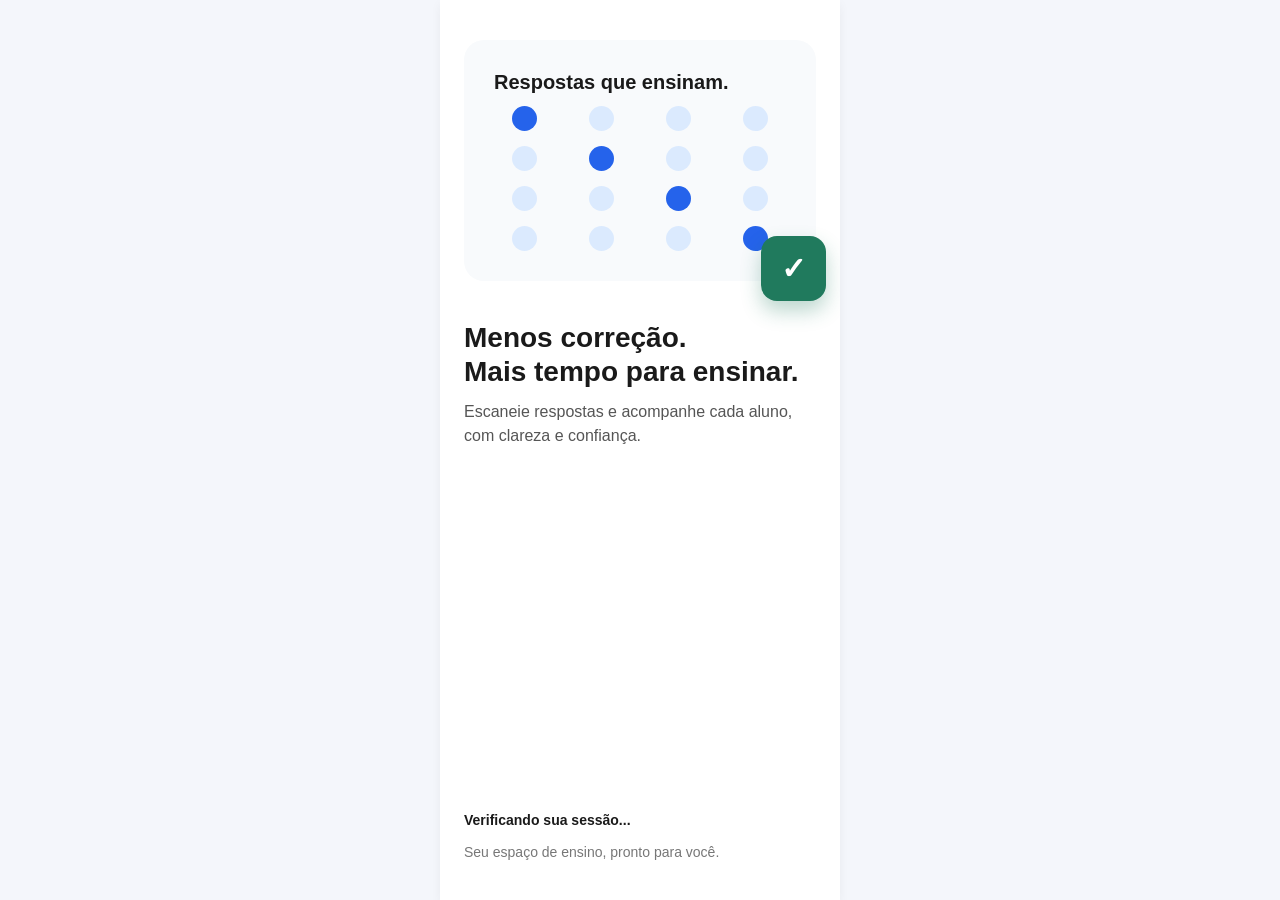
<file: index.html>
<!DOCTYPE html>
<html lang="pt-br">
<head>
    <meta charset="UTF-8">
    <meta name="viewport" content="width=device-width, initial-scale=1.0">
    <title>Gabarita - Splash</title>
    <link rel="stylesheet" href="style.css">
</head>
<body>
    <section class="tela">
        
        <!-- Bloco da Ilustração construído  em CSS -->
        <div class="splash-fundo">
            <h2 class="titulo" style="font-size: 20px;">Respostas que ensinam.</h2>
            
            <div class="splash-grade">
                <!-- Linha 1 -->
                <div class="bolinha azul-forte"></div> <div class="bolinha"></div> <div class="bolinha"></div> <div class="bolinha"></div>
                <!-- Linha 2 -->
                <div class="bolinha"></div> <div class="bolinha azul-forte"></div> <div class="bolinha"></div> <div class="bolinha"></div>
                <!-- Linha 3 -->
                <div class="bolinha"></div> <div class="bolinha"></div> <div class="bolinha azul-forte"></div> <div class="bolinha"></div>
                <!-- Linha 4 -->
                <div class="bolinha"></div> <div class="bolinha"></div> <div class="bolinha"></div> <div class="bolinha azul-forte"></div>
            </div>

            <!-- Botão Verde Flutuante -->
            <a href="login.html" class="btn-check-verde">✓</a>
        </div>

        <h1 class="titulo">Menos correção.<br>Mais tempo para ensinar.</h1>
        <p class="descricao">Escaneie respostas e acompanhe cada aluno, com clareza e confiança.</p>
        
        <div class="links-rodape">
            <p style="font-size: 14px; font-weight: bold; color: #1a1a1a;">Verificando sua sessão...</p>
            <p style="font-size: 14px; color: #777;">Seu espaço de ensino, pronto para você.</p>
        </div>

    </section>
</body>
</html>
</file>
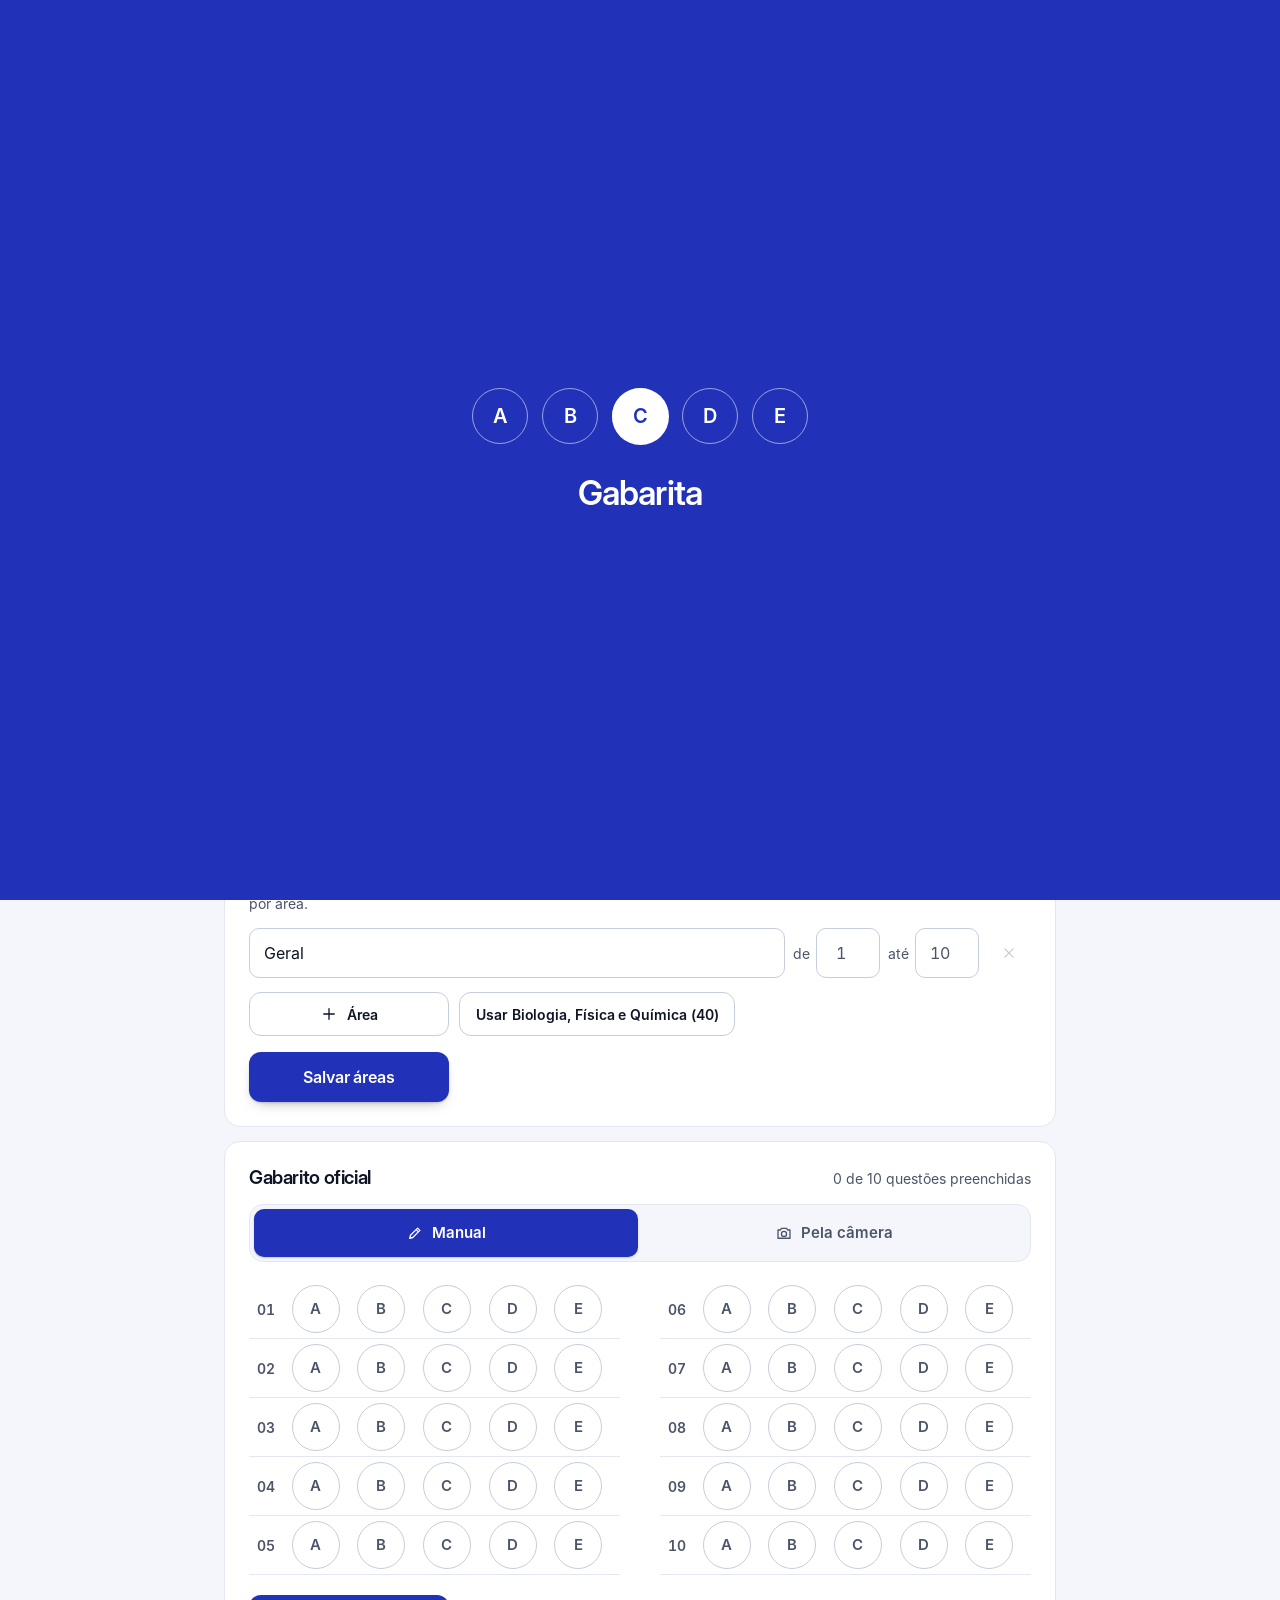
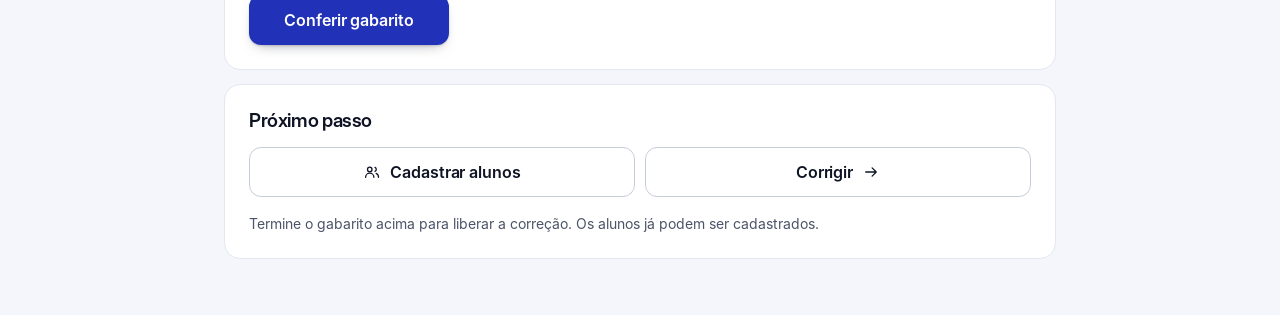
<file: gabarita-v5/index.html>
<!DOCTYPE html>
<html lang="pt-br">
<head>
    <meta charset="UTF-8">
    <meta name="viewport" content="width=device-width, initial-scale=1.0, viewport-fit=cover">
    <meta name="theme-color" content="#2232b8">
    <meta name="color-scheme" content="light">
    <title>Gabarita</title>
    <link rel="stylesheet" href="style.css">
</head>
<body>

    <!-- Ícones (traço único, herdam a cor do texto) -->
    <svg width="0" height="0" style="position:absolute" aria-hidden="true" focusable="false">
        <symbol id="i-camera" viewBox="0 0 24 24"><path d="M4 8h3l1.6-2.2h6.8L17 8h3v11H4z"/><circle cx="12" cy="13.2" r="3.4"/></symbol>
        <symbol id="i-users" viewBox="0 0 24 24"><circle cx="9" cy="8.5" r="3"/><path d="M3.5 19c0-3 2.5-5.5 5.5-5.5s5.5 2.5 5.5 5.5"/><path d="M16 5.8a3 3 0 0 1 0 5.4M17.5 13.8c2 .7 3.2 2.6 3.2 5.2"/></symbol>
        <symbol id="i-check" viewBox="0 0 24 24"><path d="M5 12.5l4.5 4.5L19 7.5"/></symbol>
        <symbol id="i-download" viewBox="0 0 24 24"><path d="M12 4v11M7.5 10.5L12 15l4.5-4.5M5 19.5h14"/></symbol>
        <symbol id="i-upload" viewBox="0 0 24 24"><path d="M12 15V4M7.5 8.5L12 4l4.5 4.5M5 19.5h14"/></symbol>
        <symbol id="i-archive" viewBox="0 0 24 24"><path d="M4 7h16v4H4zM5.5 11v8h13v-8M10 14.5h4"/></symbol>
        <symbol id="i-close" viewBox="0 0 24 24"><path d="M6.5 6.5l11 11M17.5 6.5l-11 11"/></symbol>
        <symbol id="i-edit" viewBox="0 0 24 24"><path d="M4.5 19.5l.9-3.9L16 5l3 3L8.4 18.6zM14 7l3 3"/></symbol>
        <symbol id="i-plus" viewBox="0 0 24 24"><path d="M12 5v14M5 12h14"/></symbol>
        <symbol id="i-search" viewBox="0 0 24 24"><circle cx="11" cy="11" r="6"/><path d="M15.5 15.5L20 20"/></symbol>
        <symbol id="i-chevron" viewBox="0 0 24 24"><path d="M9.5 6l6 6-6 6"/></symbol>
        <symbol id="i-sheet" viewBox="0 0 24 24"><path d="M6 4h8l4 4v12H6zM14 4v4h4M9 12.5h6M9 16h6"/></symbol>
        <symbol id="i-arrow" viewBox="0 0 24 24"><path d="M5 12h14M13.5 6.5L19 12l-5.5 5.5"/></symbol>
        <symbol id="i-pencil" viewBox="0 0 24 24"><path d="M5 19l1-4 9.5-9.5 3 3L9 18zM13.5 7.5l3 3"/></symbol>
    </svg>

    <div id="splash" role="status" aria-label="Carregando o Gabarita">
        <div class="splash-miolo">
            <div class="splash-bolhas" aria-hidden="true">
                <span>A</span><span>B</span><span class="marcada">C</span><span>D</span><span>E</span>
            </div>
            <p class="splash-nome">Gabarita</p>
        </div>
    </div>

    <div class="app-container">
        <header class="cabecalho">
            <div class="cabecalho-topo">
                <span class="logo">
                    <svg class="logo-marca" viewBox="0 0 24 24" aria-hidden="true"><circle cx="12" cy="12" r="9"/><circle class="miolo" cx="12" cy="12" r="4.6"/></svg>
                    Gabarita
                </span>
                <span id="badge-status-mestre" class="badge pendente">Gabarito pendente</span>
            </div>
            <h1 id="titulo-exame-header" class="contexto-header" aria-label="Seleção atual"></h1>
        </header>

        <nav class="abas-nav" role="tablist" aria-label="Etapas da correção">
            <button type="button" class="aba-btn ativa" role="tab" id="aba-mestre" aria-selected="true" aria-controls="secao-mestre" data-alvo="secao-mestre">Configurar</button>
            <button type="button" class="aba-btn" role="tab" id="aba-turma" aria-selected="false" aria-controls="secao-turma" data-alvo="secao-turma">Turma <span id="contador-alunos" class="contador">0</span></button>
            <button type="button" class="aba-btn" role="tab" id="aba-corrigir" aria-selected="false" aria-controls="secao-corrigir" data-alvo="secao-corrigir">Corrigir</button>
            <button type="button" class="aba-btn" role="tab" id="aba-resultados" aria-selected="false" aria-controls="secao-resultados" data-alvo="secao-resultados">Resultados</button>
        </nav>

        <!-- CONFIGURAR -->
        <main id="secao-mestre" class="secao ativa" role="tabpanel" aria-labelledby="aba-mestre">
            <section class="bloco">
                <h2>Turma</h2>
                <div class="grupo-input">
                    <label for="select-turma">Nome da turma</label>
                    <select id="select-turma"></select>
                </div>
                <div class="linha-botoes">
                    <button type="button" id="btn-nova-turma" class="btn-secundario btn-compacto"><svg class="ico"><use href="#i-plus"/></svg>Nova turma</button>
                    <button type="button" id="btn-renomear-turma" class="btn-secundario btn-compacto">Renomear</button>
                    <button type="button" id="btn-excluir-turma" class="btn-link btn-link-perigo">Excluir</button>
                </div>
            </section>

            <section class="bloco">
                <h2>Avaliação</h2>
                <div class="grupo-input">
                    <label for="select-avaliacao">Avaliação desta turma</label>
                    <select id="select-avaliacao"></select>
                </div>
                <div class="linha-botoes">
                    <button type="button" id="btn-nova-avaliacao" class="btn-secundario btn-compacto"><svg class="ico"><use href="#i-plus"/></svg>Nova avaliação</button>
                    <button type="button" id="btn-excluir-avaliacao" class="btn-link btn-link-perigo">Excluir esta avaliação</button>
                </div>

                <div class="linha-config espaco-topo">
                    <div class="grupo-input flex-maior">
                        <label for="input-titulo-prova">Nome</label>
                        <input type="text" id="input-titulo-prova" maxlength="50">
                    </div>
                    <div class="grupo-input flex-menor">
                        <label for="input-qtd-questoes">Questões</label>
                        <input type="number" id="input-qtd-questoes" min="1" max="60" value="10" inputmode="numeric">
                    </div>
                </div>
                <div class="barra-info-peso">
                    <span id="info-regra-contagem"></span>
                    <button type="button" id="btn-aplicar-qtd" class="btn-pequeno">Aplicar</button>
                </div>
            </section>

            <section class="bloco">
                <h2>Áreas</h2>
                <p class="texto-suave">Se a avaliação reúne várias matérias, divida as questões por área. O resultado de cada aluno e da turma é calculado por área.</p>
                <div id="lista-areas" class="lista-areas"></div>
                <p id="erro-areas" class="mensagem-erro oculto" role="alert"></p>
                <div class="linha-botoes">
                    <button type="button" id="btn-add-area" class="btn-secundario btn-compacto"><svg class="ico"><use href="#i-plus"/></svg>Área</button>
                    <button type="button" id="btn-modelo-goias" class="btn-secundario btn-compacto">Usar Biologia, Física e Química (40)</button>
                </div>
                <button type="button" id="btn-salvar-areas" class="btn-primario espaco-topo">Salvar áreas</button>
            </section>

            <section class="bloco">
                <div class="topo-bloco">
                    <h2>Gabarito oficial</h2>
                    <span id="progresso-preenchimento" class="texto-suave">0 de 10 questões preenchidas</span>
                </div>

                <div class="segmentado" role="group" aria-label="Como cadastrar o gabarito">
                    <button type="button" id="btn-modo-manual" class="btn-modo ativo" aria-pressed="true"><svg class="ico"><use href="#i-pencil"/></svg>Manual</button>
                    <button type="button" id="btn-modo-camera" class="btn-modo" aria-pressed="false"><svg class="ico"><use href="#i-camera"/></svg>Pela câmera</button>
                </div>

                <div id="gab-manual">
                    <div id="grade-mestre" class="grade-questoes"></div>
                    <button type="button" id="btn-salvar-mestre" class="btn-primario">Conferir gabarito</button>
                </div>

                <div id="gab-camera" class="oculto">
                    <p id="dica-gab-camera" class="texto-suave">Fotografe o cartão-resposta mestre (o preenchido com o gabarito oficial), de cima, com as duas tabelas visíveis e boa luz. Você confere tudo antes de salvar.</p>
                    <label for="input-foto-gabarito" id="btn-foto-gabarito" class="btn-primario btn-rotulo" tabindex="0" role="button"><svg class="ico"><use href="#i-camera"/></svg>Fotografar cartão mestre</label>
                    <input type="file" id="input-foto-gabarito" accept="image/*" capture="environment" class="oculto-visual">
                    <p id="aviso-gab-camera" class="aviso-leitura oculto" role="status"></p>

                    <div id="painel-gab-camera" class="oculto">
                        <p id="resumo-gab-camera" class="aviso-revisar" role="status"></p>
                        <p class="instrucao-ajuste">Toque na letra certa de cada questão. Questões em branco, com dupla marcação ou duvidosas aparecem em destaque.</p>
                        <details id="detalhe-gab" class="detalhe">
                            <summary>Ver a leitura sobre a foto</summary>
                            <p class="texto-suave">Verde: lida com segurança. Laranja: tinta parcial, confira. Vermelho: em branco ou dupla marcação.</p>
                            <div class="par-canvas">
                                <canvas id="canvas-gab-0"></canvas>
                                <canvas id="canvas-gab-1"></canvas>
                            </div>
                        </details>
                        <div id="grade-gab-camera" class="grade-questoes"></div>
                        <button type="button" id="btn-confirmar-gabarito" class="btn-sucesso"><svg class="ico"><use href="#i-check"/></svg>Confirmar e salvar gabarito</button>
                        <button type="button" id="btn-descartar-gabarito" class="btn-secundario espaco-topo">Descartar esta leitura</button>
                    </div>
                </div>
            </section>

            <section class="bloco proximo">
                <h2>Próximo passo</h2>
                <div class="linha-botoes">
                    <button type="button" id="btn-ir-turma" class="btn-secundario"><svg class="ico"><use href="#i-users"/></svg>Cadastrar alunos</button>
                    <button type="button" id="btn-ir-corrigir" class="btn-primario">Corrigir<svg class="ico"><use href="#i-arrow"/></svg></button>
                </div>
                <p id="info-proximo" class="texto-suave espaco-topo"></p>
            </section>
        </main>

        <!-- TURMA (alunos) -->
        <section id="secao-turma" class="secao" role="tabpanel" aria-labelledby="aba-turma">
            <section class="bloco">
                <div class="topo-bloco"><h2>Alunos da turma</h2></div>
                <div class="grupo-input">
                    <label for="textarea-alunos">Adicionar alunos, um por linha. Use "nº - nome" para definir o número de chamada.</label>
                    <textarea id="textarea-alunos" rows="3" placeholder="01 - Ana Souza&#10;02 - Bruno Lima"></textarea>
                </div>
                <button type="button" id="btn-add-alunos" class="btn-secundario espaco-topo"><svg class="ico"><use href="#i-plus"/></svg>Adicionar à turma</button>
                <ul id="lista-alunos-salvos" class="lista-notas espaco-topo"></ul>
            </section>
            <button type="button" id="btn-turma-corrigir" class="btn-primario">Corrigir<svg class="ico"><use href="#i-arrow"/></svg></button>
        </section>

        <!-- CORRIGIR -->
        <section id="secao-corrigir" class="secao" role="tabpanel" aria-labelledby="aba-corrigir">
            <section class="bloco bloco-corrigir">
                <div class="topo-bloco">
                    <h2>Aluno</h2>
                    <span id="progresso-correcao" class="texto-suave"></span>
                </div>

                <div class="campo-busca">
                    <svg class="ico"><use href="#i-search"/></svg>
                    <input type="text" id="input-busca-aluno" placeholder="Nome ou nº de chamada" aria-label="Aluno: nome ou número de chamada" maxlength="60" autocomplete="off" inputmode="search">
                </div>
                <ul id="lista-busca-aluno" class="lista-busca oculto"></ul>
                <div id="aluno-selecionado-info" class="aluno-ativo" role="status"></div>

                <label for="input-foto" id="btn-foto" class="btn-primario btn-grande btn-rotulo" tabindex="0" role="button"><svg class="ico"><use href="#i-camera"/></svg>Fotografar cartão</label>
                <input type="file" id="input-foto" accept="image/*" capture="environment" class="oculto-visual">
                <p id="dica-foto" class="texto-suave dica">Fotografe o cartão inteiro, de cima, com as duas tabelas visíveis e boa luz.</p>
                <button type="button" id="btn-manual" class="btn-link">Marcar as respostas à mão</button>

                <p id="aviso-leitura" class="aviso-leitura oculto" role="status"></p>
                <button type="button" id="btn-cantos-manual" class="btn-link oculto">Marcar os cantos da tabela manualmente</button>

                <div id="painel-cantos" class="painel-cantos oculto">
                    <p id="texto-cantos"></p>
                    <canvas id="canvas-cantos" aria-label="Foto do cartão para marcar os cantos"></canvas>
                    <div class="linha-botoes">
                        <button type="button" id="btn-refazer-cantos" class="btn-secundario btn-compacto">Refazer cantos</button>
                        <button type="button" id="btn-fechar-cantos" class="btn-link">Cancelar</button>
                    </div>
                </div>
            </section>

            <div id="painel-conferencia" class="painel-resultado oculto">
                <div class="cabecalho-nota">
                    <div>
                        <span class="rotulo-pequeno">Aluno</span>
                        <h3 id="res-nome-aluno">-</h3>
                    </div>
                    <div class="placar-nota">
                        <span class="rotulo-pequeno">Acertos</span>
                        <strong id="res-acertos-valor">0 / 10</strong>
                    </div>
                </div>

                <div class="placar-detalhado">
                    <span class="pill acerto" id="pill-acertos">0 acertos</span>
                    <span class="pill erro" id="pill-erros">0 erros</span>
                    <span class="pill branco" id="pill-brancos">0 em branco</span>
                    <span class="pill rasura" id="pill-rasuras">0 rasuras</span>
                </div>
                <ul id="lista-res-areas" class="lista-res-areas"></ul>

                <p id="contador-revisar" class="aviso-revisar oculto" role="status"></p>
                <p class="instrucao-ajuste">
                    Toque na letra marcada pelo aluno; toque de novo para deixar em branco.
                    Use <strong>!</strong> para rasura ou dupla marcação (a questão não pontua).
                </p>

                <details id="detalhe-leitura" class="detalhe oculto">
                    <summary>Ver a leitura sobre a foto</summary>
                    <p class="texto-suave">Verde: lida com segurança. Laranja: tinta parcial, confira. Vermelho: em branco ou dupla marcação.</p>
                    <div class="par-canvas">
                        <canvas id="canvas-tab-0"></canvas>
                        <canvas id="canvas-tab-1"></canvas>
                    </div>
                </details>

                <div id="grade-aluno" class="grade-questoes"></div>
                <div id="log-divergencias" class="caixa-divergencias"></div>

                <button type="button" id="btn-confirmar-nota" class="btn-sucesso"><svg class="ico"><use href="#i-check"/></svg>Salvar e próximo aluno</button>
                <button type="button" id="btn-cancelar-correcao" class="btn-secundario espaco-topo">Descartar esta correção</button>
            </div>
        </section>

        <!-- RESULTADOS -->
        <section id="secao-resultados" class="secao" role="tabpanel" aria-labelledby="aba-resultados">
            <div class="cards-metricas">
                <div class="metrica"><strong id="metrica-corrigidos">0</strong><span>Corrigidos</span></div>
                <div class="metrica"><strong id="metrica-media">0,0</strong><span>Média de acertos</span></div>
                <div class="metrica"><strong id="metrica-questoes">10</strong><span>Questões</span></div>
            </div>

            <section class="bloco" id="card-stats-areas">
                <div class="topo-bloco"><h2>Desempenho por área</h2></div>
                <ul id="lista-stats-areas" class="lista-stats"></ul>
            </section>

            <section class="bloco">
                <div class="topo-bloco"><h2>Resultados por aluno</h2></div>
                <ul id="lista-resultados" class="lista-notas"></ul>
            </section>

            <details class="bloco detalhe-bloco">
                <summary>Acerto por questão</summary>
                <ul id="lista-stats-questoes" class="lista-stats"></ul>
            </details>

            <section class="bloco">
                <div class="topo-bloco"><h2>Dados</h2></div>
                <div class="linha-botoes coluna">
                    <button type="button" id="btn-exportar-csv" class="btn-secundario"><svg class="ico"><use href="#i-sheet"/></svg>Exportar resultados (CSV)</button>
                    <button type="button" id="btn-exportar-backup" class="btn-secundario"><svg class="ico"><use href="#i-download"/></svg>Salvar backup completo</button>
                    <label for="input-importar-backup" class="btn-secundario btn-rotulo" tabindex="0" role="button" id="btn-importar-backup"><svg class="ico"><use href="#i-upload"/></svg>Restaurar backup</label>
                    <input type="file" id="input-importar-backup" accept="application/json,.json" class="oculto-visual">
                </div>
                <p class="texto-suave espaco-topo">Os dados ficam só neste aparelho. Salve um backup de vez em quando, principalmente antes de limpar o navegador.</p>
            </section>

            <button type="button" id="btn-limpar-dados" class="btn-perigo">Apagar todos os dados deste aparelho</button>
        </section>
    </div>

    <div id="toast" class="toast oculto" role="status" aria-live="polite"></div>

    <script src="dominio.js"></script>
    <script src="leitor.js"></script>
    <script src="app.js"></script>
</body>
</html>
</file>
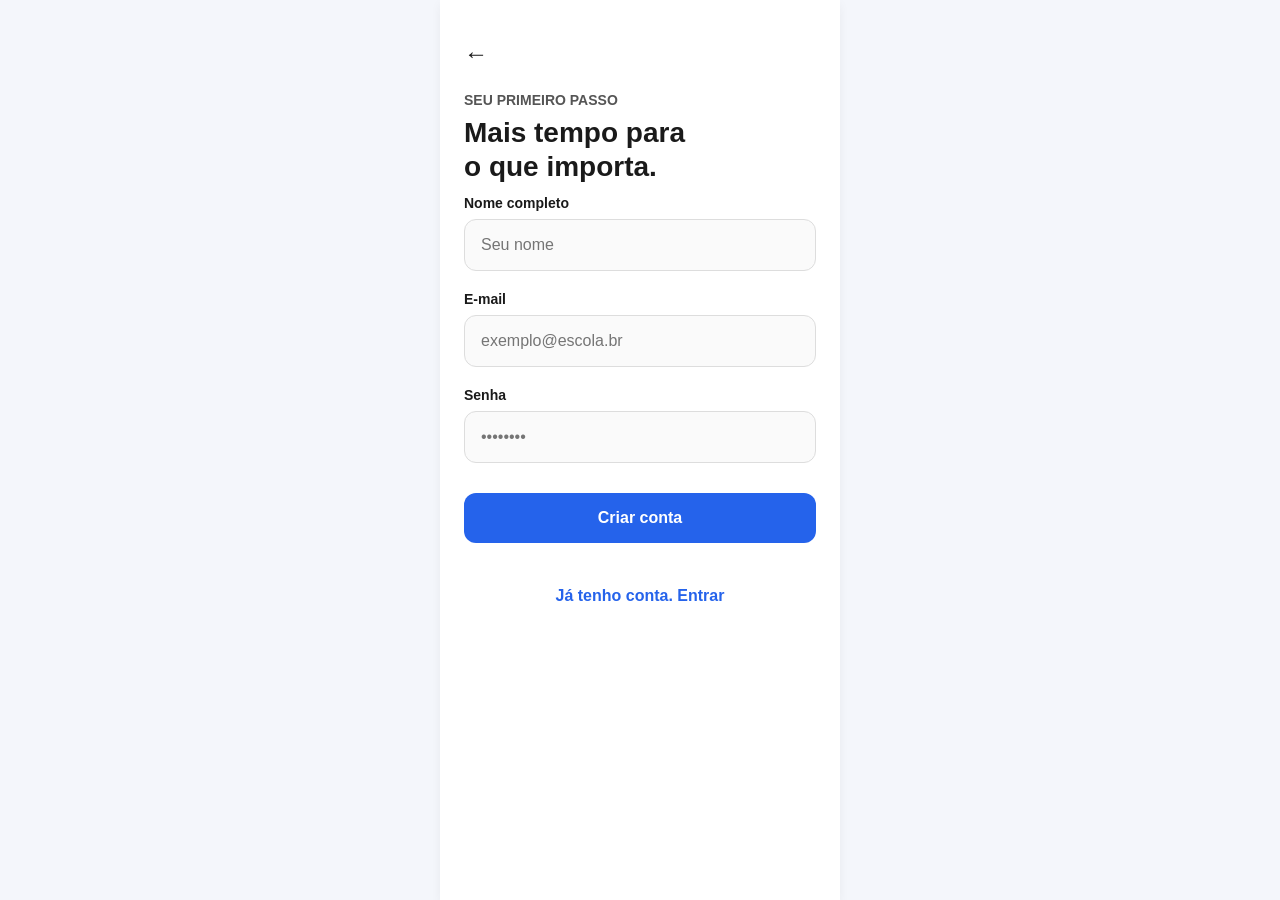
<file: cadastro.html>
<!DOCTYPE html>
<html lang="pt-br">
<head>
    <meta charset="UTF-8">
    <meta name="viewport" content="width=device-width, initial-scale=1.0">
    <title>Gabarita - Cadastro</title>
    <link rel="stylesheet" href="style.css">
</head>
<body>
    <section class="tela">
        <a href="login.html" class="voltar">←</a>
        <h2 class="subtitulo-topo">Seu primeiro passo</h2>
        <h1 class="titulo">Mais tempo para<br>o que importa.</h1>
        
        <form class="formulario">
            <div class="grupo-input">
                <label>Nome completo</label>
                <input type="text" placeholder="Seu nome">
            </div>
            <div class="grupo-input">
                <label>E-mail</label>
                <input type="email" placeholder="exemplo@escola.br">
            </div>
            <div class="grupo-input">
                <label>Senha</label>
                <input type="password" placeholder="••••••••">
            </div>
            <a href="dashboard.html" class="btn-primario">Criar conta</a>
        </form>
        <p style="text-align: center; margin-top: 20px;"><a href="login.html">Já tenho conta. Entrar</a></p>
    </section>
</body>
</html>
</file>
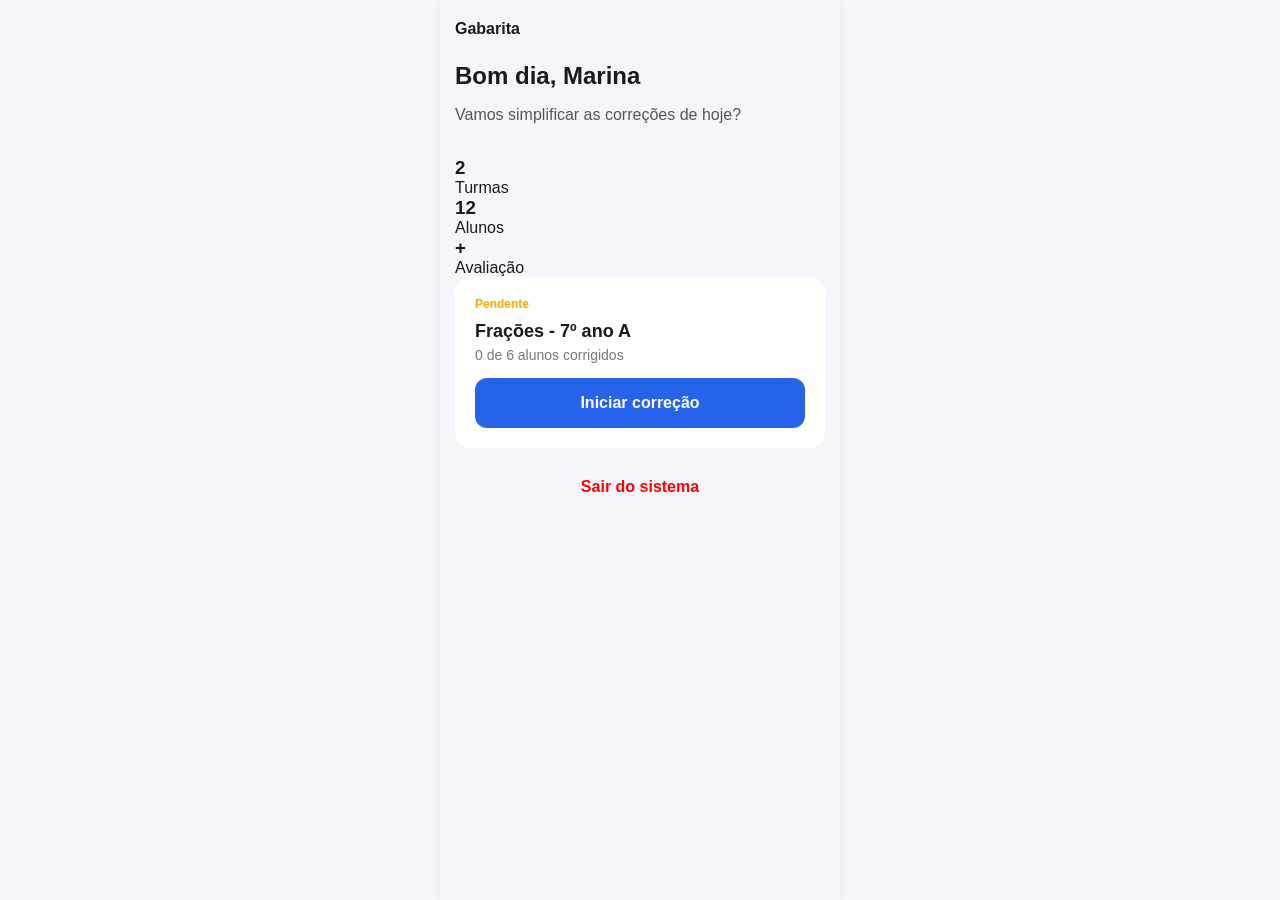
<file: dashboard.html>
<!DOCTYPE html>
<html lang="pt-br">
<head>
    <meta charset="UTF-8">
    <meta name="viewport" content="width=device-width, initial-scale=1.0">
    <title>Gabarita - Início</title>
    <link rel="stylesheet" href="style.css">
</head>
<body>
    <section class="tela" style="background-color: #f4f6fb; padding: 20px 15px;">
        <header class="header-dash">
            <h2 class="logo-texto">Gabarita</h2>
            <h1 class="titulo" style="font-size: 24px;">Bom dia, Marina</h1>
            <p class="descricao">Vamos simplificar as correções de hoje?</p>
        </header>

        <div class="cards-resumo">
            <div class="card">
                <h3>2</h3><p>Turmas</p>
            </div>
            <div class="card">
                <h3>12</h3><p>Alunos</p>
            </div>
            <div class="card destaque">
                <h3>+</h3><p>Avaliação</p>
            </div>
        </div>

        <div style="background: white; padding: 20px; border-radius: 16px;">
            <p style="font-size: 12px; font-weight: bold; color: orange; margin-bottom: 10px;">Pendente</p>
            <h4 style="font-size: 18px; margin-bottom: 5px;">Frações - 7º ano A</h4>
            <p style="font-size: 14px; color: #777; margin-bottom: 15px;">0 de 6 alunos corrigidos</p>
            <!-- Simula o início da correção -->
            <a href="#" class="btn-primario">Iniciar correção</a>
        </div>
        
        <!-- Botão para simular o Logout -->
        <p style="text-align: center; margin-top: 30px;"><a href="login.html" style="color: red;">Sair do sistema</a></p>
    </section>
</body>
</html>
</file>
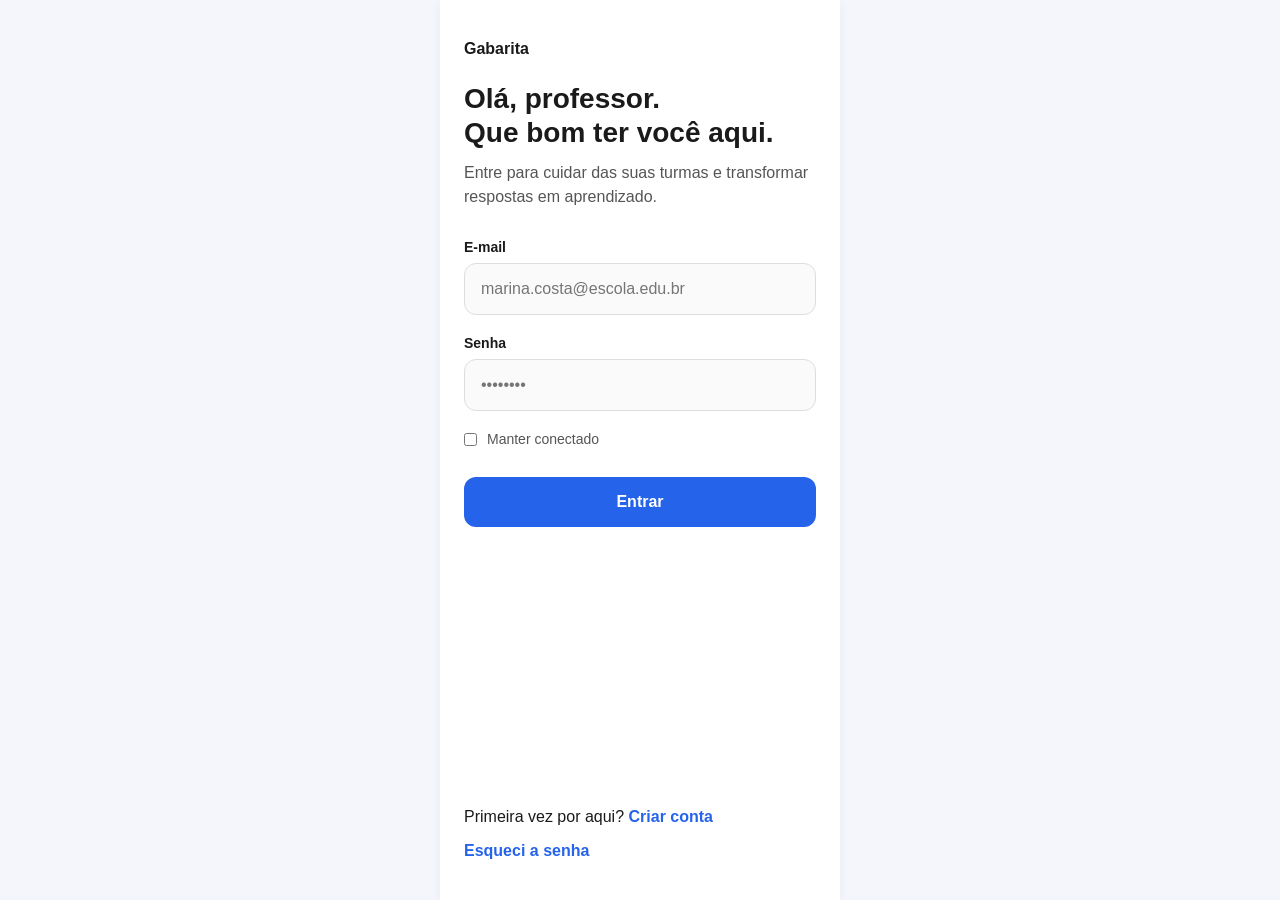
<file: login.html>
<!DOCTYPE html>
<html lang="pt-br">
<head>
    <meta charset="UTF-8">
    <meta name="viewport" content="width=device-width, initial-scale=1.0">
    <title>Gabarita - Login</title>
    <link rel="stylesheet" href="style.css">
</head>
<body>
    <section class="tela">
        <h2 class="logo-texto">Gabarita</h2>
        <h1 class="titulo">Olá, professor.<br>Que bom ter você aqui.</h1>
        <p class="descricao">Entre para cuidar das suas turmas e transformar respostas em aprendizado.</p>
        
        <form class="formulario">
            <div class="grupo-input">
                <label>E-mail</label>
                <input type="email" placeholder="marina.costa@escola.edu.br">
            </div>
            <div class="grupo-input">
                <label>Senha</label>
                <input type="password" placeholder="••••••••">
            </div>
            <div class="grupo-checkbox">
                <input type="checkbox" id="manter">
                <label for="manter">Manter conectado</label>
            </div>
            
            <!-- Link que funciona como Botão -->
            <a href="dashboard.html" class="btn-primario">Entrar</a>
        </form>

        <div class="links-rodape">
            <p>Primeira vez por aqui? <a href="cadastro.html">Criar conta</a></p>
            <p><a href="recuperar.html">Esqueci a senha</a></p>
        </div>
    </section>
</body>
</html>
</file>
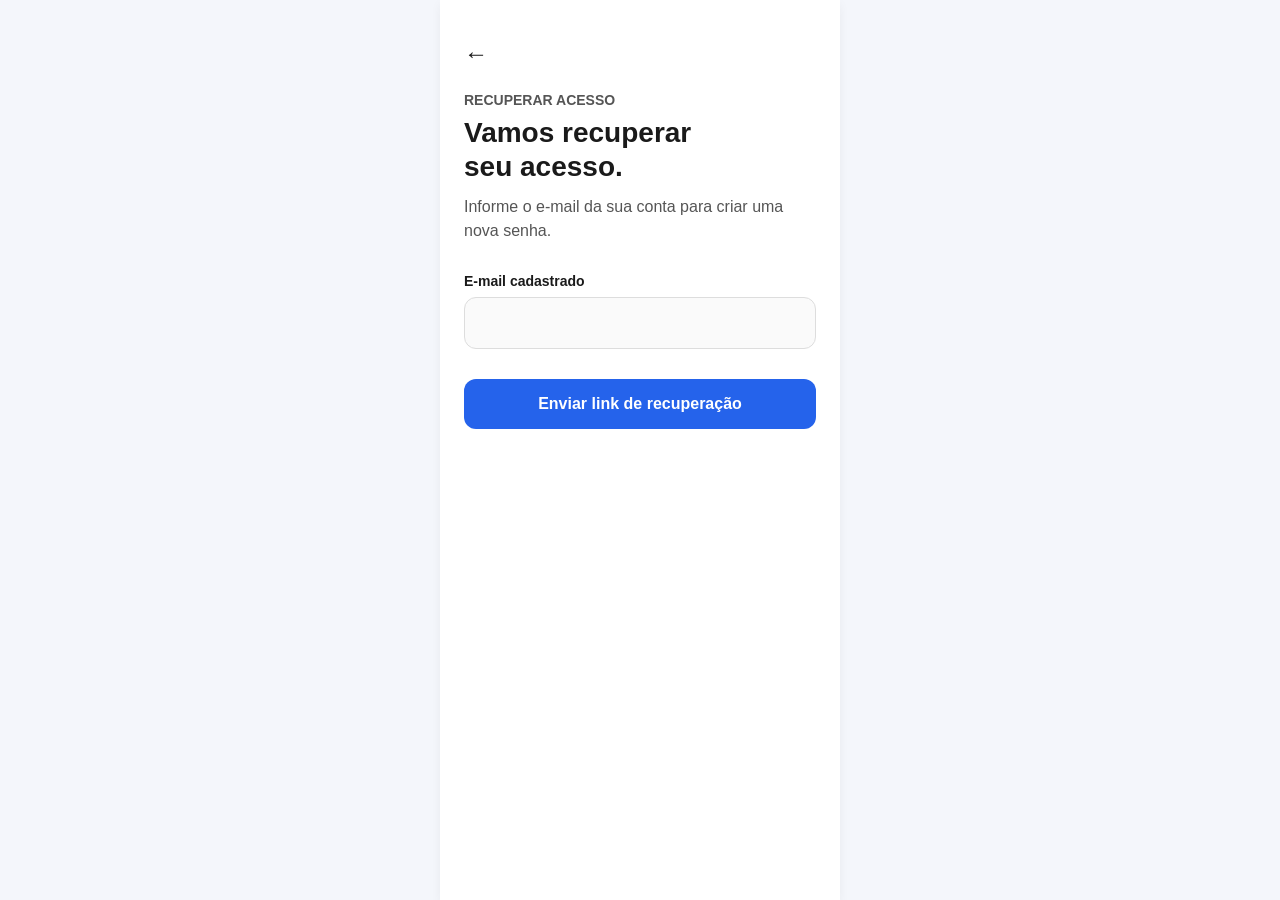
<file: recuperar.html>
<!DOCTYPE html>
<html lang="pt-br">
<head>
    <meta charset="UTF-8">
    <meta name="viewport" content="width=device-width, initial-scale=1.0">
    <title>Gabarita - Recuperar</title>
    <link rel="stylesheet" href="style.css">
</head>
<body>
    <section class="tela">
        <a href="login.html" class="voltar">←</a>
        <h2 class="subtitulo-topo">Recuperar acesso</h2>
        <h1 class="titulo">Vamos recuperar<br>seu acesso.</h1>
        <p class="descricao">Informe o e-mail da sua conta para criar uma nova senha.</p>
        
        <form class="formulario">
            <div class="grupo-input">
                <label>E-mail cadastrado</label>
                <input type="email">
            </div>
            <a href="login.html" class="btn-primario">Enviar link de recuperação</a>
        </form>
    </section>
</body>
</html>
</file>
<file: style.css>
* {
    margin: 0;
    padding: 0;
    box-sizing: border-box;
    font-family: -apple-system, BlinkMacSystemFont, "Segoe UI", Roboto, sans-serif;
}

body {
    background-color: #f4f6fb;
    display: flex;
    justify-content: center;
    color: #1a1a1a;
    min-height: 100vh;
}

.tela {
    width: 100%;
    max-width: 400px; 
    background-color: #ffffff;
    padding: 40px 24px;
    display: flex;
    flex-direction: column;
    box-shadow: 0 4px 10px rgba(0,0,0,0.05);
    position: relative;
    overflow: hidden;
}

/* Tipografia */
.logo-texto { font-size: 16px; font-weight: 700; margin-bottom: 24px; }
.titulo { font-size: 28px; font-weight: 800; line-height: 1.2; margin-bottom: 12px; }
.descricao { font-size: 16px; color: #555; line-height: 1.5; margin-bottom: 30px; }
.subtitulo-topo { font-size: 14px; color: #555; margin-bottom: 8px; text-transform: uppercase; font-weight: 600; }

/* Formulários */
.formulario { display: flex; flex-direction: column; gap: 20px; margin-bottom: 24px; }
.grupo-input { display: flex; flex-direction: column; gap: 8px; }
.grupo-input label { font-size: 14px; font-weight: 600; }
.grupo-input input { padding: 16px; border: 1px solid #ddd; border-radius: 12px; font-size: 16px; background-color: #fafafa; }
.grupo-checkbox { display: flex; align-items: center; gap: 10px; font-size: 14px; color: #555; }

/* Botões e Links - AGORA EM AZUL */
.btn-primario {
    background-color: #2563EB; /* Azul original do Figma */
    color: #ffffff;
    padding: 16px;
    border-radius: 12px;
    font-size: 16px;
    font-weight: 600;
    text-align: center;
    text-decoration: none; 
    display: block; 
    margin-top: 10px;
}

a { color: #2563EB; text-decoration: none; font-weight: 600; }
.voltar { font-size: 24px; color: #1a1a1a; margin-bottom: 24px; display: inline-block; }
.links-rodape { display: flex; flex-direction: column; gap: 16px; margin-top: auto; }

/* ========================================= */
/* CSS EXCLUSIVO DA TELA SPLASH (A ARTE)     */
/* ========================================= */
.splash-fundo {
    background-color: #f8fafc;
    border-radius: 20px;
    padding: 30px;
    position: relative;
    margin-bottom: 40px;
}

.splash-grade {
    display: grid;
    grid-template-columns: repeat(4, 1fr);
    gap: 15px;
    justify-items: center;
}

.bolinha {
    width: 25px; height: 25px;
    background-color: #dbeafe; /* Azul clarinho */
    border-radius: 50%;
}

.bolinha.azul-forte {
    background-color: #2563EB; /* Azul escuro */
}

.btn-check-verde {
    position: absolute;
    bottom: -20px; right: -10px;
    width: 65px; height: 65px;
    background-color: #207A5D; /* Verde do Check */
    color: white;
    border-radius: 16px;
    display: flex; justify-content: center; align-items: center;
    font-size: 30px;
    text-decoration: none;
    box-shadow: 0 10px 20px rgba(32,122,93,0.3);
}
</file>
<file: gabarita-v5/style.css>
/* ==========================================================================
   Gabarita — folha de estilo
   Identidade: papel de prova + tinta azul de caneta. A bolinha de gabarito é o
   único motivo gráfico (marca, abertura, alternativas); o resto fica quieto.
   Área de trabalho sempre clara (alto contraste); o azul profundo vive na abertura.
   ========================================================================== */

@font-face { font-family: "Inter"; font-weight: 400; font-style: normal; font-display: swap; src: url("fontes/inter-400.woff") format("woff"); }
@font-face { font-family: "Inter"; font-weight: 600; font-style: normal; font-display: swap; src: url("fontes/inter-600.woff") format("woff"); }
@font-face { font-family: "Inter"; font-weight: 700; font-style: normal; font-display: swap; src: url("fontes/inter-700.woff") format("woff"); }
@font-face { font-family: "Inter Display"; font-weight: 600; font-style: normal; font-display: swap; src: url("fontes/inter-display-600.woff") format("woff"); }

:root {
    color-scheme: light;
    --papel: #f4f6fb;
    --superficie: #ffffff;
    --tinta: #0e1424;
    --grafite: #4b5468;
    --linha: #e3e7f0;
    --linha-forte: #c6cddb;
    --azul: #2232b8;
    --azul-profundo: #1a2799;
    --azul-suave: #eceffd;
    --verde: #14683a;
    --verde-suave: #e3f3ea;
    --ambar: #86500a;
    --ambar-suave: #fdf0d6;
    --vermelho: #b3261e;
    --vermelho-suave: #fbe7e4;
    --sobre-cor: #ffffff;
    --raio: 10px;
    --raio-grande: 16px;
    --fonte: "Inter", "Avenir Next", "Segoe UI Variable Text", "Segoe UI", system-ui, -apple-system, "Helvetica Neue", Arial, sans-serif;
    --fonte-titulo: "Inter Display", "Inter", "Avenir Next", "Segoe UI Variable Display", system-ui, -apple-system, "Helvetica Neue", Arial, sans-serif;
    --saida: cubic-bezier(.16, 1, .3, 1);
    --mola: cubic-bezier(.22, 1, .36, 1);
    --cresta: max(clamp(12px, 4.2vw, 24px), env(safe-area-inset-left), env(safe-area-inset-right));
    --alvo: 44px;
}

*, *::before, *::after { box-sizing: border-box; }
html { -webkit-text-size-adjust: 100%; text-size-adjust: 100%; scrollbar-color: var(--linha-forte) transparent; }
body {
    margin: 0;
    background: var(--papel);
    color: var(--tinta);
    font-family: var(--fonte);
    font-size: 16px;
    line-height: 1.5;
    -webkit-font-smoothing: antialiased;
    -webkit-tap-highlight-color: transparent;
    overflow-wrap: break-word;
}
h1, h2, h3, p, ul { margin: 0; padding: 0; }
h1, h2, h3 { font-family: var(--fonte-titulo); text-wrap: balance; }
p { text-wrap: pretty; }
ul { list-style: none; }
button, input, select, textarea { font: inherit; color: inherit; }
button, label.btn-rotulo, select { cursor: pointer; touch-action: manipulation; }
canvas, img, svg { max-width: 100%; }
:focus-visible { outline: 2px solid var(--azul); outline-offset: 2px; }
::selection { background: var(--azul); color: var(--sobre-cor); }
input, textarea { caret-color: var(--azul); }
input[type=checkbox], input[type=radio], progress { accent-color: var(--azul); }
.oculto { display: none !important; }
.oculto-visual { position: absolute !important; width: 1px !important; height: 1px !important; margin: -1px; padding: 0; overflow: hidden; clip: rect(0 0 0 0); border: 0; opacity: 0; pointer-events: none; }
.texto-suave { color: var(--grafite); font-size: 14px; }
.espaco-topo { margin-top: 16px; }
.ico { width: 18px; height: 18px; flex: none; fill: none; stroke: currentColor; stroke-width: 1.75; stroke-linecap: round; stroke-linejoin: round; }

/* ---- abertura ---------------------------------------------------------- */
#splash {
    position: fixed; inset: 0; z-index: 100;
    display: flex; align-items: center; justify-content: center;
    min-height: 100vh; min-height: 100dvh;
    background: var(--azul);
    color: #fff;
    clip-path: circle(150vmax at var(--cx, 50%) var(--cy, 46%));
}
.splash-miolo { display: flex; flex-direction: column; align-items: center; gap: clamp(20px, 5.5vw, 30px); padding: 0 16px; }
.splash-bolhas { display: flex; gap: clamp(8px, 3vw, 14px); }
.splash-bolhas span {
    position: relative;
    width: clamp(42px, 13vw, 56px); aspect-ratio: 1; border-radius: 50%;
    border: 1.5px solid rgba(255, 255, 255, .55); color: #fff;
    display: grid; place-items: center;
    font-size: clamp(16px, 4.6vw, 20px); font-weight: 600;
    opacity: 0;
    animation: bolha-entra .62s var(--mola) both;
}
.splash-bolhas span:nth-child(1) { animation-delay: .10s; }
.splash-bolhas span:nth-child(2) { animation-delay: .18s; }
.splash-bolhas span:nth-child(3) { animation-delay: .26s; }
.splash-bolhas span:nth-child(4) { animation-delay: .34s; }
.splash-bolhas span:nth-child(5) { animation-delay: .42s; }
.splash-bolhas span.marcada { z-index: 1; animation: bolha-entra .62s var(--mola) .26s both, bolha-marca .3s ease .98s forwards, bolha-pulso .5s var(--saida) .9s both; }
.splash-bolhas span.marcada::before {
    content: ""; position: absolute; inset: -1.5px; border-radius: 50%;
    background: #fff; transform: scale(0); z-index: -1;
    animation: bolha-preenche .42s var(--saida) .86s forwards;
}
.splash-bolhas span.marcada::after {
    content: ""; position: absolute; inset: -1.5px; border-radius: 50%;
    border: 1.5px solid rgba(255, 255, 255, .7); opacity: 0;
    animation: bolha-onda .85s var(--saida) .9s forwards;
}
.splash-nome {
    font-family: var(--fonte-titulo); font-size: clamp(26px, 8vw, 34px); font-weight: 600; letter-spacing: -.025em; line-height: 1.1;
    clip-path: inset(-.2em 100% -.2em 0);
    opacity: 0; filter: blur(6px); transform: translateY(8px);
    animation: nome-revela .85s var(--saida) 1.0s forwards;
}
@keyframes bolha-entra { from { opacity: 0; transform: translateY(16px) scale(.55); } to { opacity: 1; transform: none; } }
@keyframes bolha-preenche { to { transform: scale(1); } }
@keyframes bolha-marca { to { color: var(--azul); } }
@keyframes bolha-pulso { 0% { transform: scale(1); } 40% { transform: scale(1.16); } 100% { transform: scale(1); } }
@keyframes bolha-onda { 0% { opacity: .8; transform: scale(1); } 100% { opacity: 0; transform: scale(2.6); } }
@keyframes nome-revela { to { clip-path: inset(-.2em 0 -.2em 0); opacity: 1; filter: blur(0); transform: none; } }

/* saída: o campo azul fecha como uma íris sobre a bolinha marcada e revela o app */
#splash.saindo { pointer-events: none; animation: iris .72s cubic-bezier(.7, 0, .2, 1) forwards; }
#splash.saindo .splash-nome,
#splash.saindo .splash-bolhas span:not(.marcada) { transition: opacity .25s ease, transform .35s var(--saida); opacity: 0 !important; transform: translateY(-6px); }
@keyframes iris {
    from { clip-path: circle(150vmax at var(--cx, 50%) var(--cy, 46%)); }
    to   { clip-path: circle(0 at var(--cx, 50%) var(--cy, 46%)); }
}

/* o app sobe em sequência por baixo da íris */
.entrando .cabecalho,
.entrando .abas-nav,
.entrando .secao.ativa > * { animation: subir .7s var(--saida) both; }
.entrando .abas-nav { animation-delay: .06s; }
.entrando .secao.ativa > :nth-child(1) { animation-delay: .12s; }
.entrando .secao.ativa > :nth-child(2) { animation-delay: .18s; }
.entrando .secao.ativa > :nth-child(3) { animation-delay: .24s; }
.entrando .secao.ativa > :nth-child(n+4) { animation-delay: .3s; }
@keyframes subir { from { opacity: 0; transform: translateY(14px); } to { opacity: 1; transform: none; } }

@media (prefers-reduced-motion: reduce) {
    .splash-bolhas span, .splash-nome { animation: none !important; opacity: 1; filter: none; transform: none; clip-path: none; }
    .splash-bolhas span.marcada { background: #fff; color: var(--azul); }
    .splash-bolhas span.marcada::before, .splash-bolhas span.marcada::after { display: none; }
    #splash.saindo { animation: none; clip-path: none; opacity: 0; transition: opacity .25s ease; }
    .entrando .cabecalho, .entrando .abas-nav, .entrando .secao.ativa > * { animation: none; }
}

/* ---- estrutura --------------------------------------------------------- */
.app-container { max-width: 760px; margin: 0 auto; padding: 0 var(--cresta) max(56px, env(safe-area-inset-bottom)); }

/* cabeçalho e abas formam uma faixa branca de lado a lado */
.cabecalho, .abas-nav { box-shadow: 0 0 0 100vmax var(--superficie); clip-path: inset(0 -100vmax); background: var(--superficie); }
.cabecalho { padding: max(16px, env(safe-area-inset-top)) 0 12px; }
.cabecalho-topo { display: flex; align-items: center; justify-content: space-between; gap: 12px; min-height: 36px; }
.logo { display: inline-flex; align-items: center; gap: 10px; font-family: var(--fonte-titulo); font-size: 20px; font-weight: 600; letter-spacing: -.025em; }
.logo-marca { width: 24px; height: 24px; fill: none; stroke: var(--tinta); stroke-width: 1.6; }
.logo-marca .miolo { fill: var(--azul); stroke: none; }

.badge { display: inline-flex; align-items: center; gap: 7px; padding: 5px 11px 5px 10px; border-radius: 999px; font-size: 13px; font-weight: 600; white-space: nowrap; background: var(--papel); }
.badge::before { content: ""; width: 7px; height: 7px; border-radius: 50%; background: currentColor; }
.badge.pronto { color: var(--verde); background: var(--verde-suave); }
.badge.pendente { color: var(--ambar); background: var(--ambar-suave); }

.contexto-header { display: flex; flex-wrap: wrap; align-items: center; gap: 6px; margin-top: 12px; font-size: 14px; font-weight: 600; line-height: 1.3; }
.ctx-item { display: inline-flex; align-items: center; gap: 7px; min-width: 0; max-width: 100%; padding: 6px 11px; border-radius: 999px; background: var(--papel); }
.ctx-item .ico { color: var(--grafite); width: 15px; height: 15px; }
.ctx-valor { overflow-wrap: anywhere; }
.ctx-sep { width: 14px; height: 14px; color: var(--linha-forte); }

.abas-nav {
    position: sticky; top: 0; z-index: 10;
    display: flex; overflow-x: auto; scrollbar-width: none; -webkit-overflow-scrolling: touch;
    border-bottom: 1px solid var(--linha);
}
.abas-nav::-webkit-scrollbar { display: none; }
.aba-btn {
    flex: 1 0 auto; min-height: 52px; padding: 0 clamp(8px, 2.4vw, 14px); border: 0; background: none;
    color: var(--grafite); font-size: 14.5px; font-weight: 600; white-space: nowrap;
    border-bottom: 2.5px solid transparent; margin-bottom: -1px;
    transition: color .2s, border-color .2s;
}
.aba-btn.ativa { color: var(--azul); border-bottom-color: var(--azul); }
.contador { font-variant-numeric: tabular-nums; font-weight: 600; color: var(--grafite); margin-left: 3px; }
.aba-btn.ativa .contador { color: var(--azul); }

.secao { display: none; padding-top: 4px; }
.secao.ativa { display: block; }

/* cada bloco é uma superfície única (sem cartões dentro de cartões) */
.bloco { margin-top: 14px; padding: 20px clamp(14px, 4.4vw, 24px); background: var(--superficie); border: 1px solid var(--linha); border-radius: var(--raio-grande); }
.bloco h2 { font-size: 19px; font-weight: 600; letter-spacing: -.02em; line-height: 1.25; margin-bottom: 14px; }
.topo-bloco { display: flex; align-items: baseline; justify-content: space-between; gap: 12px; margin-bottom: 14px; }
.topo-bloco h2 { margin: 0; }
.bloco > p + .linha-botoes, .bloco > p + #lista-areas { margin-top: 14px; }
.proximo .linha-botoes > * { flex: 1 1 180px; }

/* ---- formulários ------------------------------------------------------- */
.grupo-input { display: flex; flex-direction: column; gap: 7px; margin-bottom: 16px; }
.grupo-input label { font-size: 14px; font-weight: 600; color: var(--grafite); }
input[type=text], input[type=number], select, textarea {
    width: 100%; min-height: 50px; padding: 11px 14px;
    background: var(--superficie); border: 1px solid var(--linha-forte); border-radius: var(--raio);
    font-size: 16px;
    transition: border-color .15s, box-shadow .15s;
}
textarea { min-height: 104px; resize: vertical; line-height: 1.5; }
select {
    appearance: none; -webkit-appearance: none; padding-right: 42px; text-overflow: ellipsis;
    background-image: url("data:image/svg+xml,%3Csvg xmlns='http://www.w3.org/2000/svg' viewBox='0 0 24 24' fill='none' stroke='%234b5468' stroke-width='2' stroke-linecap='round' stroke-linejoin='round'%3E%3Cpath d='M6 9.5l6 6 6-6'/%3E%3C/svg%3E");
    background-repeat: no-repeat; background-position: right 13px center; background-size: 18px;
}
input:focus-visible, select:focus-visible, textarea:focus-visible { outline: none; border-color: var(--azul); box-shadow: 0 0 0 3px var(--azul-suave), 0 0 0 4px var(--azul); }
::placeholder { color: var(--grafite); opacity: .75; }
.linha-config { display: flex; gap: 12px; }
.linha-config .flex-maior { flex: 1 1 0; min-width: 0; }
.linha-config .flex-menor { flex: 0 0 clamp(88px, 28vw, 112px); }
.barra-info-peso { display: flex; align-items: center; justify-content: space-between; gap: 12px; font-size: 14px; color: var(--grafite); }
.mensagem-erro { color: var(--vermelho); background: var(--vermelho-suave); border-radius: var(--raio); padding: 11px 13px; font-size: 14px; font-weight: 600; margin: 10px 0; }

/* ---- botões ------------------------------------------------------------ */
.btn-primario, .btn-secundario, .btn-sucesso, .btn-perigo, .btn-rotulo {
    display: inline-flex; align-items: center; justify-content: center; gap: 9px;
    width: 100%; min-height: 50px; padding: 0 20px;
    border-radius: 12px; border: 1px solid transparent;
    font-size: 16px; font-weight: 600; letter-spacing: -.005em; text-align: center; text-decoration: none; user-select: none;
    transition: background-color .15s, border-color .15s, opacity .15s, transform .15s var(--saida), box-shadow .15s;
}
.btn-primario, .btn-sucesso { box-shadow: 0 1px 2px rgba(14, 20, 36, .14), 0 6px 14px -8px rgba(14, 20, 36, .5); }
.btn-primario { background: var(--azul); color: var(--sobre-cor); }
.btn-secundario { background: var(--superficie); color: var(--tinta); border-color: var(--linha-forte); }
.btn-sucesso { background: var(--verde); color: var(--sobre-cor); }
.btn-perigo { background: transparent; color: var(--vermelho); border-color: var(--vermelho); margin-top: 24px; }
.btn-primario:active, .btn-secundario:active, .btn-sucesso:active, .btn-perigo:active, .btn-rotulo:active { transform: scale(.985); }
.btn-grande { min-height: 68px; font-size: 18px; border-radius: 14px; }
.btn-compacto { width: auto; min-height: var(--alvo); padding: 0 16px; font-size: 14px; }
.btn-pequeno { min-height: var(--alvo); padding: 0 16px; border-radius: var(--raio); border: 1px solid var(--linha-forte); background: var(--superficie); font-size: 14px; font-weight: 600; }
.btn-rotulo { cursor: pointer; }
.btn-rotulo.desativado, button:disabled { opacity: .45; cursor: not-allowed; filter: none; box-shadow: none; transform: none; }
.btn-link { background: none; border: 0; padding: 10px 2px; min-height: var(--alvo); color: var(--azul); font-size: 15px; font-weight: 600; text-decoration: underline; text-underline-offset: 4px; text-decoration-thickness: 1.5px; text-align: left; }
.btn-link-perigo { color: var(--vermelho); }
.btn-mini { display: inline-flex; align-items: center; justify-content: center; gap: 6px; min-height: var(--alvo); padding: 0 14px; background: var(--superficie); color: var(--tinta); border: 1px solid var(--linha-forte); border-radius: var(--raio); font-size: 14px; font-weight: 600; }
.btn-mini.claro { color: var(--grafite); }
.btn-excluir-item { flex: none; display: inline-grid; place-items: center; width: var(--alvo); height: var(--alvo); padding: 0; background: none; border: 0; border-radius: var(--raio); color: var(--grafite); }
.btn-excluir-item:disabled { opacity: .3; background: none; color: var(--grafite); }
.linha-botoes { display: flex; flex-wrap: wrap; align-items: center; gap: 10px; }
.linha-botoes.coluna { flex-direction: column; align-items: stretch; }
.linha-botoes.coluna > * { width: 100%; }
button .ico, label .ico { margin: 0; }

@media (hover: hover) {
    .btn-primario:hover { background: var(--azul-profundo); }
    .btn-sucesso:hover { filter: brightness(1.08); }
    .btn-secundario:hover, .btn-pequeno:hover, .btn-mini:hover { border-color: var(--grafite); }
    .btn-excluir-item:hover { color: var(--vermelho); background: var(--vermelho-suave); }
    .btn-excluir-item:disabled:hover { background: none; color: var(--grafite); }
    .aba-btn:not(.ativa):hover { color: var(--tinta); }
    .btn-modo:not(.ativo):hover { background: var(--papel); color: var(--tinta); }
    .bolinha-opcao:hover { border-color: var(--grafite); }
    .item-busca:hover { background: var(--papel); }
}

/* ---- áreas ------------------------------------------------------------- */
.lista-areas { display: flex; flex-direction: column; gap: 10px; margin-bottom: 14px; }
.linha-area { display: flex; flex-wrap: wrap; align-items: center; gap: 8px; }
.linha-area input[type=text] { flex: 1 1 150px; min-width: 0; }
.campo-numero { display: flex; align-items: center; gap: 6px; font-size: 14px; color: var(--grafite); }
.campo-numero input { width: 64px; padding: 11px 6px; text-align: center; font-variant-numeric: tabular-nums; }

/* ---- alternar gabarito: sempre visível; o ativo ganha cor cheia ---------- */
.segmentado { display: flex; gap: 4px; padding: 4px; margin: 0 0 18px; background: var(--papel); border: 1px solid var(--linha); border-radius: 14px; }
.btn-modo {
    flex: 1 1 0; min-width: 0; display: inline-flex; align-items: center; justify-content: center; gap: 8px;
    min-height: 48px; padding: 0 10px; border: 0; border-radius: 10px;
    background: transparent; color: var(--grafite); font-size: 15px; font-weight: 600;
    transition: background-color .2s var(--saida), color .2s;
}
.btn-modo.ativo { background: var(--azul); color: var(--sobre-cor); box-shadow: 0 1px 2px rgba(14, 20, 36, .2); }

/* ---- alternativas (a bolinha do cartão) -------------------------------- */
.grade-questoes { margin: 6px 0 20px; }
.linha-questao { display: flex; flex-wrap: wrap; align-items: center; gap: 4px clamp(6px, 2vw, 12px); padding: 5px 0; border-bottom: 1px solid var(--linha); }
.linha-questao.revisar { background: var(--ambar-suave); border-radius: 12px; border-bottom-color: transparent; padding: 6px 8px; margin: 2px -8px; }
.num-questao { flex: 0 0 26px; text-align: right; font-size: 14px; font-weight: 600; color: var(--grafite); font-variant-numeric: tabular-nums; }
.opcoes-bolinhas { flex: 1 1 210px; max-width: 320px; display: grid; grid-template-columns: repeat(5, minmax(0, 1fr)); justify-items: center; gap: clamp(4px, 1.6vw, 8px); }
.bolinha-opcao {
    width: 100%; max-width: 48px; aspect-ratio: 1; min-height: 40px; padding: 0; border-radius: 50%;
    border: 1.5px solid var(--linha-forte); background: var(--superficie); color: var(--grafite);
    font-size: 15px; font-weight: 600; display: grid; place-items: center;
    transition: background-color .15s, border-color .15s, color .15s, transform .15s var(--mola);
}
.bolinha-opcao:active { transform: scale(.9); }
.bolinha-opcao.selecionada { background: var(--azul); border-color: var(--azul); color: var(--sobre-cor); }
.bolinha-opcao.acerto { background: var(--verde); border-color: var(--verde); color: var(--sobre-cor); }
.bolinha-opcao.erro { background: var(--vermelho); border-color: var(--vermelho); color: var(--sobre-cor); }
.bolinha-opcao.rasura { background: var(--ambar); border-color: var(--ambar); color: var(--sobre-cor); }
.bolinha-opcao.gabarito-correto { border-color: var(--verde); border-width: 2.5px; color: var(--verde); }
.marca-revisar { margin-left: auto; font-size: 13px; font-weight: 600; color: var(--ambar); }

/* ---- avisos ------------------------------------------------------------ */
.aviso-leitura, .aviso-revisar { margin: 14px 0; padding: 13px 15px; border-radius: 12px; background: var(--azul-suave); color: var(--azul-profundo); font-size: 14px; font-weight: 600; line-height: 1.45; }
.aviso-leitura.ok { background: var(--verde-suave); color: var(--verde); }
.aviso-leitura.erro { background: var(--vermelho-suave); color: var(--vermelho); }
.aviso-revisar { background: var(--ambar-suave); color: var(--ambar); }
.instrucao-ajuste { font-size: 14px; color: var(--grafite); margin: 10px 0 14px; }
.dica { margin: 10px 0 4px; }
.detalhe { margin: 12px 0; font-size: 14px; }
.detalhe summary, .detalhe-bloco summary { cursor: pointer; font-weight: 600; padding: 10px 0; min-height: var(--alvo); }
.par-canvas { display: grid; gap: 10px; margin-top: 10px; }
.par-canvas canvas, .painel-cantos canvas { width: 100%; height: auto; border-radius: var(--raio); border: 1px solid var(--linha); }
.painel-cantos { margin-top: 14px; }
.painel-cantos canvas { cursor: crosshair; touch-action: manipulation; }
.painel-cantos p { font-size: 14px; margin-bottom: 10px; }

/* ---- corrigir ---------------------------------------------------------- */
.campo-busca { position: relative; }
.campo-busca .ico { position: absolute; left: 16px; top: 50%; transform: translateY(-50%); color: var(--grafite); pointer-events: none; }
.campo-busca input { min-height: 56px; padding-left: 46px; font-size: 17px; border-radius: 12px; }
.lista-busca { margin-top: 8px; background: var(--superficie); border: 1px solid var(--linha-forte); border-radius: 12px; overflow: hidden; }
.lista-busca li + li { border-top: 1px solid var(--linha); }
.item-busca { display: flex; align-items: center; gap: 14px; width: 100%; min-height: 54px; padding: 8px 14px; background: none; border: 0; text-align: left; font-size: 16px; font-weight: 600; }
.item-busca-nome { flex: 1; min-width: 0; overflow-wrap: anywhere; }
.item-busca.adicionar { color: var(--azul); }
.item-busca .corrigido { color: var(--verde); }
.lista-busca .lista-vazia { padding: 14px; }
.aluno-ativo { display: flex; align-items: center; gap: 16px; padding: 20px 0 22px; font-size: 14px; color: var(--grafite); }
.aluno-ativo.vazio { display: block; }
.aluno-ativo strong { display: block; font-family: var(--fonte-titulo); font-size: clamp(19px, 5.6vw, 22px); font-weight: 600; letter-spacing: -.02em; line-height: 1.2; color: var(--tinta); overflow-wrap: anywhere; }
.aluno-num { font-family: var(--fonte-titulo); font-size: clamp(34px, 11vw, 44px); font-weight: 600; letter-spacing: -.03em; line-height: 1; font-variant-numeric: tabular-nums; color: var(--azul); min-width: 2ch; }
.aluno-num.pequeno { font-size: 15px; letter-spacing: 0; color: var(--grafite); min-width: 2ch; }
.bloco-corrigir .btn-link { display: block; margin: 6px auto 0; text-align: center; }

.painel-resultado { border-top: 1px solid var(--linha); padding: 20px 0 0; margin-top: 20px; }
.cabecalho-nota { display: flex; align-items: flex-end; justify-content: space-between; gap: 12px; margin-bottom: 14px; }
.cabecalho-nota h3 { font-size: 20px; font-weight: 600; letter-spacing: -.02em; overflow-wrap: anywhere; }
.rotulo-pequeno { display: block; font-size: 13px; color: var(--grafite); }
.placar-nota { text-align: right; }
.placar-nota strong { font-family: var(--fonte-titulo); font-size: clamp(28px, 8.4vw, 34px); font-weight: 600; font-variant-numeric: tabular-nums; letter-spacing: -.03em; white-space: nowrap; }
.placar-detalhado { display: flex; flex-wrap: wrap; gap: 6px; margin-bottom: 12px; }
.pill { padding: 5px 11px; border-radius: 999px; font-size: 13px; font-weight: 600; background: var(--papel); color: var(--grafite); }
.pill.acerto { background: var(--verde-suave); color: var(--verde); }
.pill.erro { background: var(--vermelho-suave); color: var(--vermelho); }
.pill.rasura { background: var(--ambar-suave); color: var(--ambar); }
.lista-res-areas { margin-bottom: 12px; }
.lista-res-areas li { display: flex; align-items: baseline; gap: 10px; padding: 9px 0; border-top: 1px solid var(--linha); font-size: 15px; }
.lista-res-areas li > :first-child { flex: 1; }
.lista-res-areas strong { font-variant-numeric: tabular-nums; }
.caixa-divergencias { font-size: 13px; color: var(--grafite); margin: 4px 0 18px; overflow-wrap: anywhere; }

/* ---- turma e resultados ------------------------------------------------ */
.lista-notas li, .lista-stats li { border-bottom: 1px solid var(--linha); }
.lista-notas li:last-child, .lista-stats li:last-child { border-bottom: 0; }
.item-nota { display: flex; flex-wrap: wrap; align-items: center; gap: 8px 12px; padding: 12px 0; }
.item-nota > div:first-child { flex: 1 1 150px; min-width: 0; }
.item-nota strong { display: block; font-weight: 600; overflow-wrap: anywhere; }
.item-nota small { display: block; font-size: 13px; color: var(--grafite); }
.resumo-areas { margin-top: 2px; }
.acoes-item { display: flex; align-items: center; gap: 6px; }
.item-nota.editando { gap: 8px; }
.item-nota .edit-numero { width: 76px; flex: 0 0 76px; min-height: var(--alvo); }
.item-nota .edit-nome { flex: 1 1 140px; min-width: 0; min-height: var(--alvo); }
.nota-badge { min-width: 52px; text-align: right; font-weight: 700; font-variant-numeric: tabular-nums; }
.nota-badge.vazio { color: var(--grafite); font-weight: 400; }
.lista-vazia { color: var(--grafite); font-size: 14px; padding: 12px 0; }

.cards-metricas { display: grid; grid-template-columns: repeat(3, minmax(0, 1fr)); margin-top: 14px; padding: 20px clamp(14px, 4.4vw, 24px); background: var(--superficie); border: 1px solid var(--linha); border-radius: var(--raio-grande); }
.metrica { display: flex; flex-direction: column; gap: 2px; padding: 0 clamp(8px, 3vw, 16px); border-left: 1px solid var(--linha); }
.metrica:first-child { padding-left: 0; border-left: 0; }
.metrica strong { font-family: var(--fonte-titulo); font-size: clamp(24px, 7.4vw, 32px); font-weight: 600; letter-spacing: -.03em; font-variant-numeric: tabular-nums; line-height: 1.1; }
.metrica span { font-size: 13px; color: var(--grafite); line-height: 1.3; }
.linha-stat { display: flex; justify-content: space-between; gap: 12px; padding-top: 10px; font-size: 15px; }
.linha-stat strong { font-variant-numeric: tabular-nums; font-weight: 600; white-space: nowrap; }
.barra { height: 6px; margin: 8px 0 12px; background: var(--linha); border-radius: 3px; overflow: hidden; }
.barra i { display: block; height: 100%; background: var(--azul); border-radius: 3px; }

/* ---- aviso temporário -------------------------------------------------- */
.toast {
    position: fixed; left: 50%; bottom: max(20px, env(safe-area-inset-bottom)); transform: translateX(-50%);
    z-index: 50; width: max-content; max-width: min(92vw, 520px);
    padding: 13px 18px; border-radius: 12px; background: var(--tinta); color: #fff;
    font-size: 14px; font-weight: 600; line-height: 1.4; box-shadow: 0 10px 28px -6px rgba(14, 20, 36, .35);
}
.toast.erro { background: var(--vermelho); }
.toast.sucesso { background: var(--verde); }
#dica-gab-camera { margin-bottom: 14px; }

/* ---- celulares compactos (≤ 399 px) ----------------------------------- */
@media (max-width: 399px) {
    .aba-btn { font-size: 14px; padding: 0 clamp(6px, 1.8vw, 10px); }
}

/* ---- telas muito estreitas (≤ 359 px) ---------------------------------- */
@media (max-width: 359px) {
    .logo { font-size: 18px; }
    .aba-btn { padding: 0 7px; font-size: 14px; }
    .aba-btn .contador { display: none; }
    .btn-grande { font-size: 17px; }
    .cabecalho-nota { flex-wrap: wrap; align-items: flex-start; }
    .placar-nota { text-align: left; }
}

/* ---- celulares grandes e tablets pequenos ------------------------------- */
@media (min-width: 560px) {
    .bloco { padding-top: 24px; padding-bottom: 24px; }
    .btn-primario, .btn-secundario, .btn-sucesso, .btn-rotulo { width: auto; min-width: 200px; }
    .bloco-corrigir .btn-grande { width: 100%; }
    .linha-botoes.coluna > * { width: auto; align-self: flex-start; }
    .par-canvas { grid-template-columns: 1fr 1fr; }
}

/* ---- telas largas ------------------------------------------------------ */
@media (min-width: 760px) {
    .app-container { max-width: 880px; }
    .abas-nav { overflow: visible; }
    .aba-btn { flex: 0 0 auto; padding: 0 24px; }
    .grade-questoes { column-count: 2; column-gap: 40px; }
    .linha-questao { break-inside: avoid; }
}

/* ---- paisagem em celular: abas e cabeçalho mais baixos ------------------ */
@media (max-height: 480px) and (orientation: landscape) {
    .cabecalho { padding-top: 10px; padding-bottom: 8px; }
    .contexto-header { margin-top: 8px; }
    .aba-btn { min-height: 46px; }
    #splash .splash-miolo { flex-direction: row; gap: 24px; }
}
.secao > .btn-primario, .secao > .btn-secundario, .secao > .linha-botoes { margin-top: 14px; }
</file>
